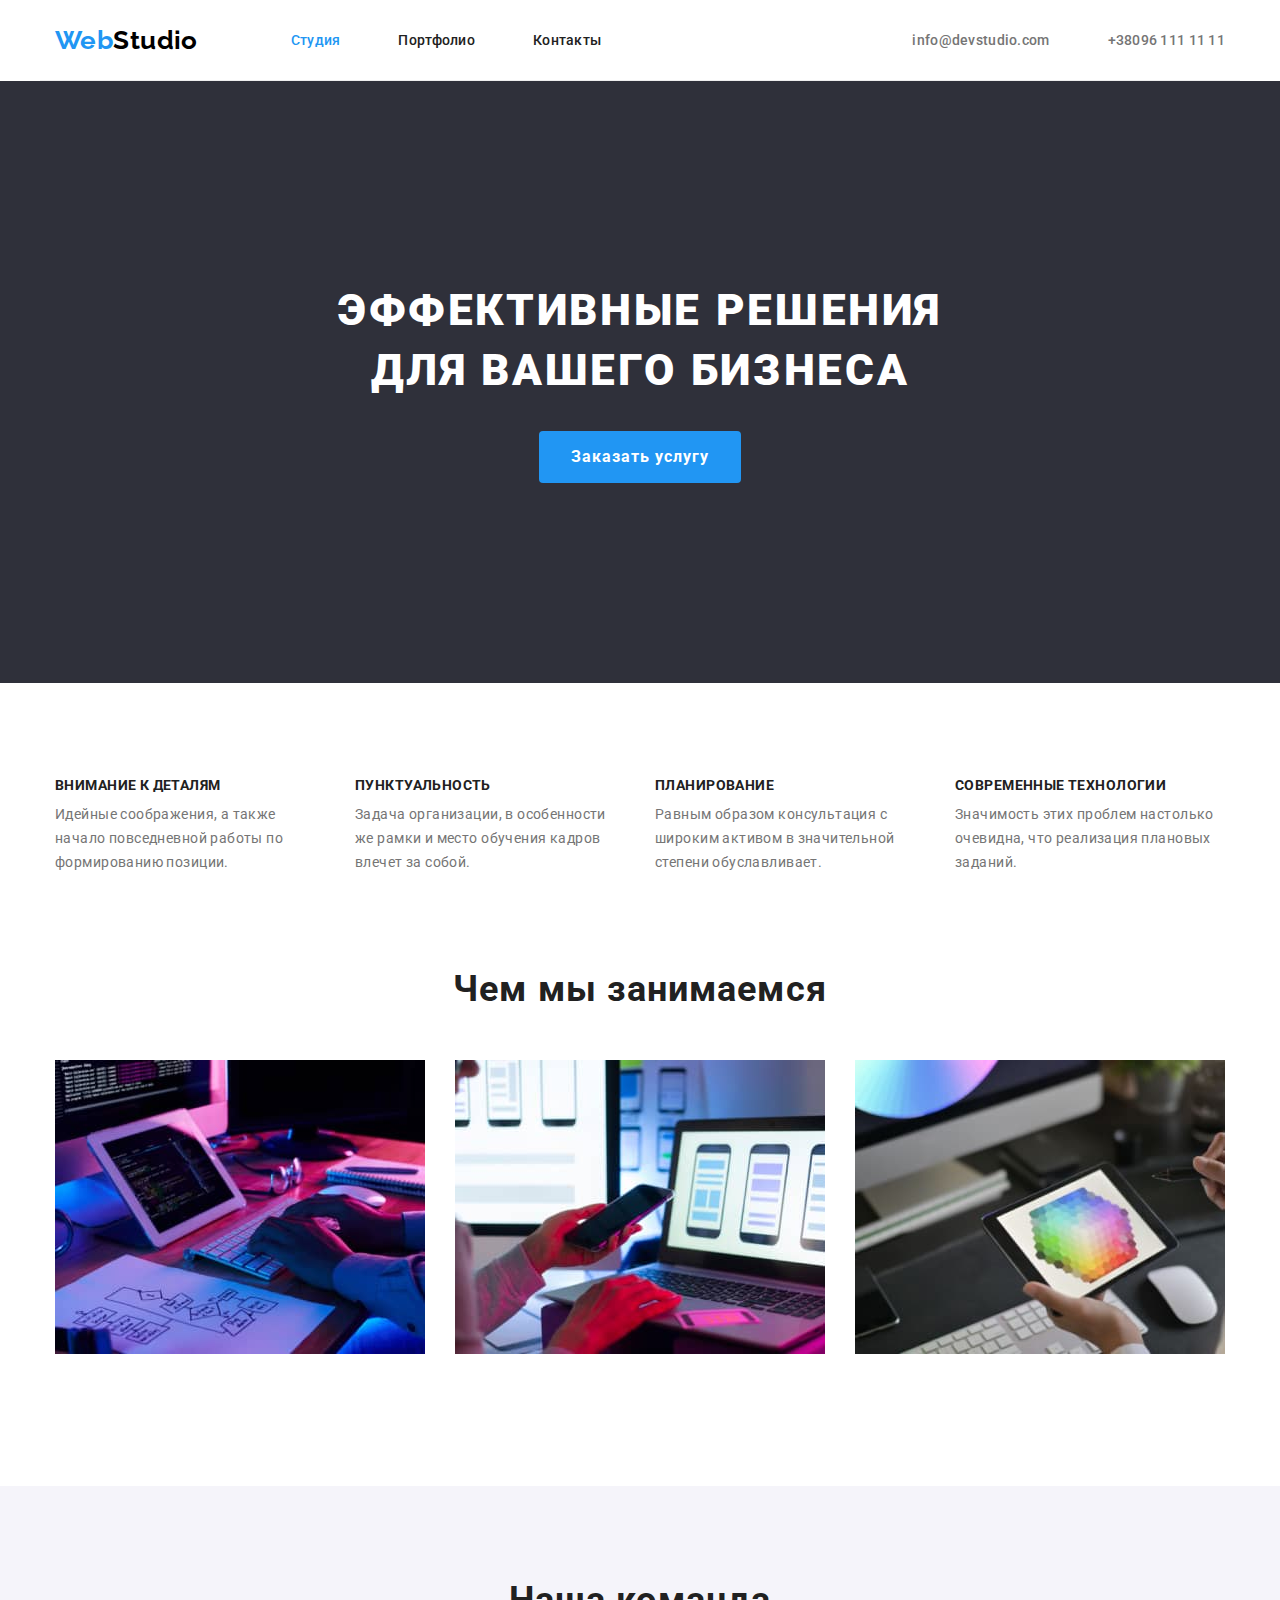
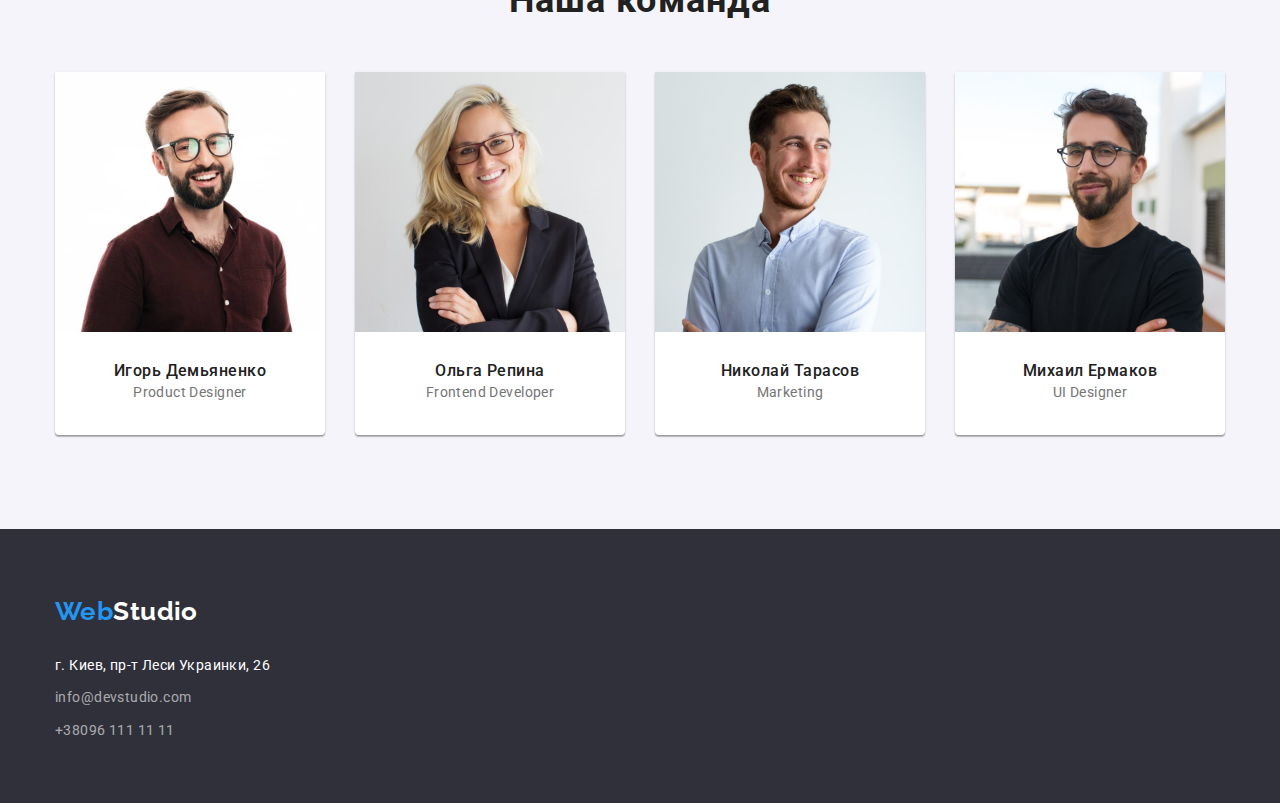
<file: index.html>
<!DOCTYPE html>
<html lang="ru">
  <head>
    <meta charset="UTF-8" />
    <meta http-equiv="X-UA-Compatible" content="IE=edge" />
    <meta name="viewport" content="width=device-width, initial-scale=1.0" />
    <title>Веб студия</title>
    <link rel="preconnect" href="https://fonts.googleapis.com" />
    <link rel="preconnect" href="https://fonts.gstatic.com" crossorigin />
    <link
      href="https://fonts.googleapis.com/css2?family=Raleway:wght@700&family=Roboto:wght@400;500;700;900&display=swap"
      rel="stylesheet"
    />
    <link
      rel="stylesheet"
      href="https://cdnjs.cloudflare.com/ajax/libs/modern-normalize/1.1.0/modern-normalize.min.css"
    />
    <link rel="stylesheet" href="./css/styles.css" />
  </head>
  <body>
    <!-- Навигация-->

    <header class="main-nav">
      <div class="container container-header">
        <nav class="nav-items">
          <a href="./index.html">
            <p class="site-logo"><span class="logo">Web</span>Studio</p></a
          >
          <ul class="site-nav">
            <li class="item">
              <a href="./index.html" class="link current">Студия</a>
            </li>
            <li class="item">
              <a href="./portfolio.html" class="link">Портфолио</a>
            </li>
            <li class="item"><a href="" class="link"> Контакты</a></li>
          </ul>
        </nav>

        <ul class="contact-nav">
          <li class="item">
            <a href="mailto:info@devstudio.com" class="link">
              info@devstudio.com</a
            >
          </li>
          <li class="item">
            <a href="tel:+380961111111" class="link"> +38096 111 11 11</a>
          </li>
        </ul>
      </div>
    </header>

    <!-- Main-->
    <main>
      <!-- герой-->
      <section class="hero">
        <div class="container hero">
          <h1 class="hero-title">
            ЭФФЕКТИВНЫЕ РЕШЕНИЯ<br />ДЛЯ ВАШЕГО БИЗНЕСА
          </h1>
          <button type="button" class="button">Заказать услугу</button>
        </div>
      </section>
      <!-- наши преимущества-->
      <section class="section desc">
        <div class="container desc">
          <h2 hidden>Наши преимущества</h2>
          <ul class="list-items feauters">
            <li class="feauters-items">
              <h3 class="section-title">ВНИМАНИЕ К ДЕТАЛЯМ</h3>
              <p>
                Идейные соображения, а также начало повседневной работы по
                формированию позиции.
              </p>
            </li>
            <li class="feauters-items">
              <h3 class="section-title">ПУНКТУАЛЬНОСТЬ</h3>
              <p>
                Задача организации, в особенности же рамки и место обучения
                кадров влечет за собой.
              </p>
            </li>
            <li class="feauters-items">
              <h3 class="section-title">ПЛАНИРОВАНИЕ</h3>
              <p>
                Равным образом консультация с широким активом в значительной
                степени обуславливает.
              </p>
            </li>
            <li class="feauters-items">
              <h3 class="section-title">СОВРЕМЕННЫЕ ТЕХНОЛОГИИ</h3>
              <p>
                Значимость этих проблем настолько очевидна, что реализация
                плановых заданий.
              </p>
            </li>
          </ul>
        </div>
      </section>
      <!-- чем мы занимаемся-->
      <section class="section">
        <div class="container work">
          <h2 class="section-title">Чем мы занимаемся</h2>
          <ul class="work-items">
            <li>
              <img
                src="./images/img1.jpg"
                alt="работа программиста"
                width="370"
              />
            </li>
            <li>
              <img
                src="./images/img2.jpg"
                alt="разработка мобильных приложений"
                width="370"
              />
            </li>
            <li>
              <img src="./images/img3.jpg" alt="работа дизайнера" width="370" />
            </li>
          </ul>
        </div>
      </section>
      <!-- наша команда-->
      <section class="section team">
        <div class="container team">
          <h2 class="section-title">Наша команда</h2>
          <ul class="team">
            <li>
              <div class="team-visual">
                <img
                  src="./images/id.jpg"
                  alt="дизайнер продукта"
                  width="270"
                />

                <h3 class="section-title team">Игорь Демьяненко</h3>
                <p>Product Designer</p>
              </div>
            </li>
            <li>
              <div class="team-visual">
                <img
                  src="./images/or.jpg"
                  alt="фронтэнд девелопер"
                  width="270"
                />
                <h3 class="section-title team">Ольга Репина</h3>
                <p>Frontend Developer</p>
              </div>
            </li>
            <li>
              <div class="team-visual">
                <img src="./images/nt.jpg" alt="маркетолог" width="270" />
                <h3 class="section-title team">Николай Тарасов</h3>
                <p>Marketing</p>
              </div>
            </li>
            <li>
              <div class="team-visual">
                <img src="./images/me.jpg" alt="UI дизайнер" width="270" />
                <h3 class="section-title team">Михаил Ермаков</h3>
                <p>UI Desіgner</p>
              </div>
            </li>
          </ul>
        </div>
      </section>
    </main>
    <!-- footer-->
    <footer class="footer">
      <div class="container footer">
        <a href="./index.html" class="site-logo">
          <span class="logo">Web</span>Studio
        </a>
        <address class="adress">
          <p>г. Киев, пр-т Леси Украинки, 26 <br /></p>
          <a href="mailto:info@devstudio.com"> info@devstudio.com</a>
          <a class="contact" href="tel:+380961111111"> +38096 111 11 11</a>
        </address>
      </div>
    </footer>
  </body>
</html>
<!--finish HTML-->
</file>
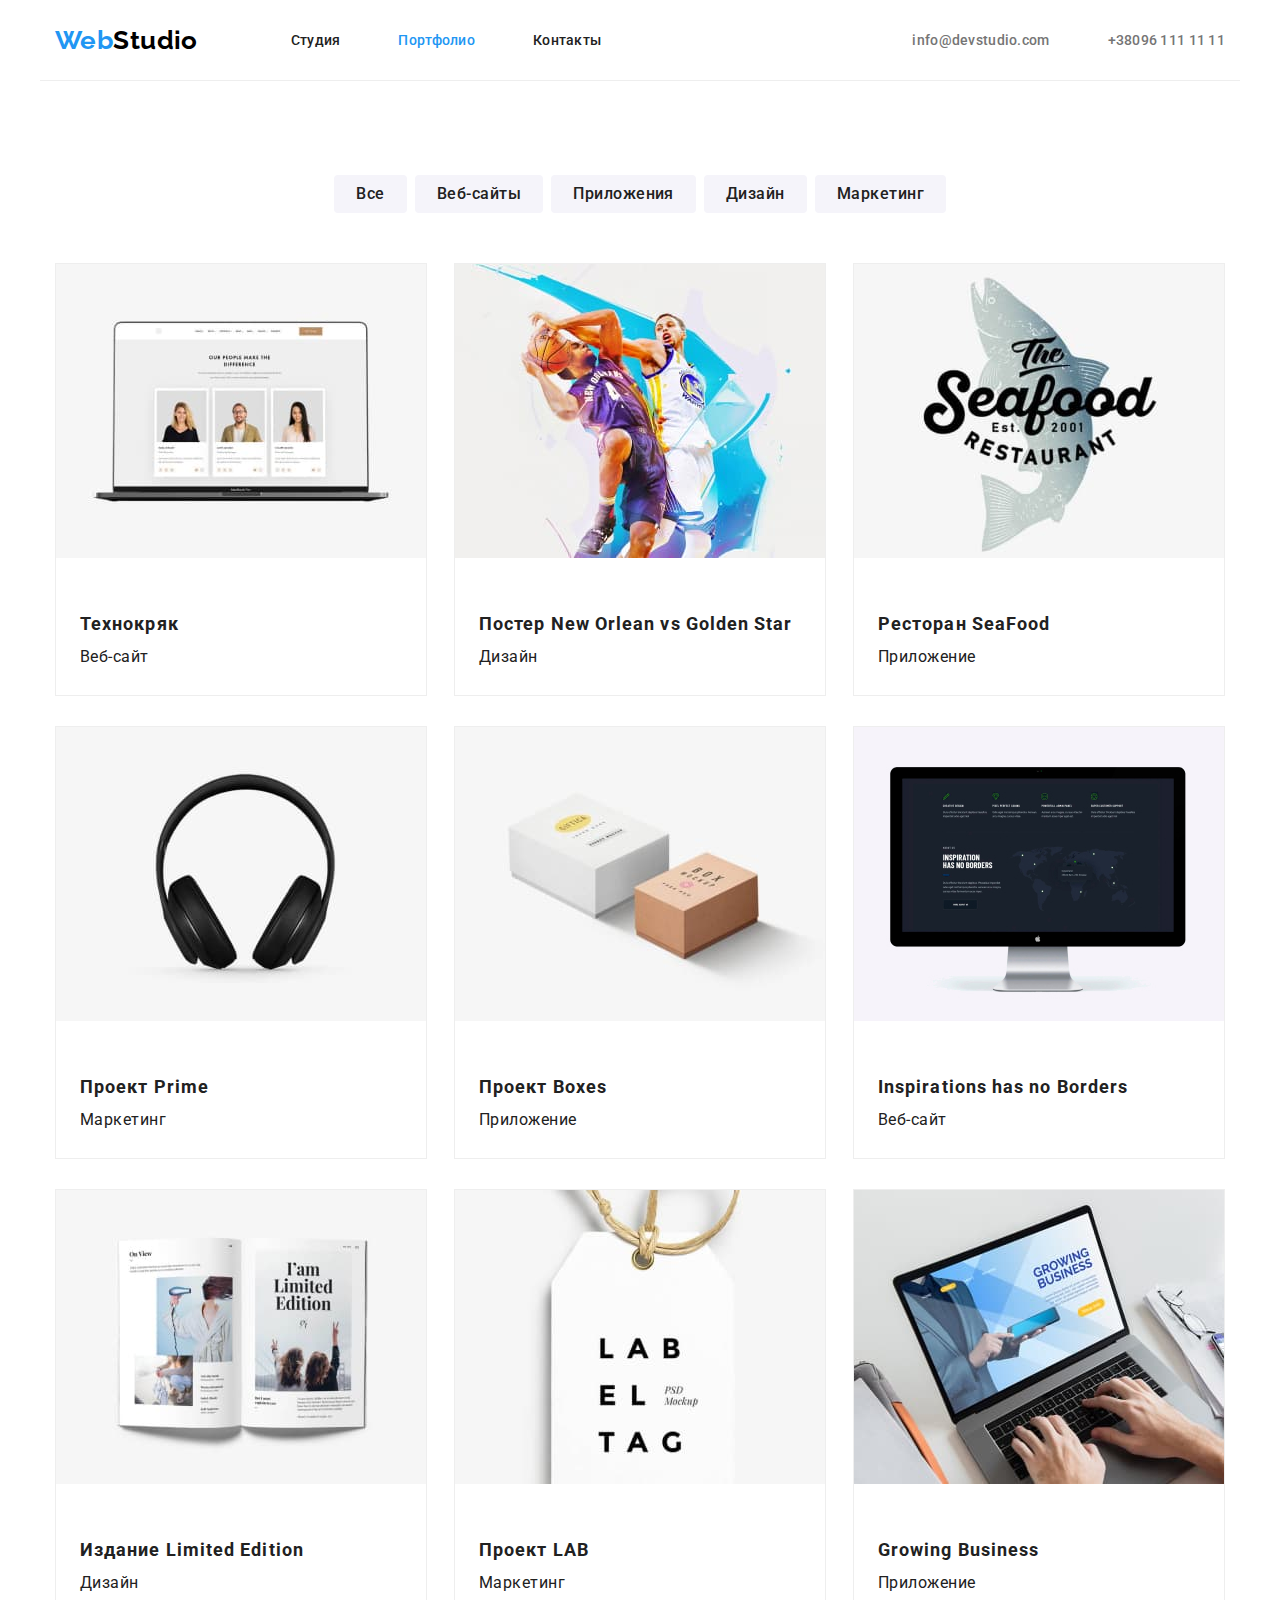
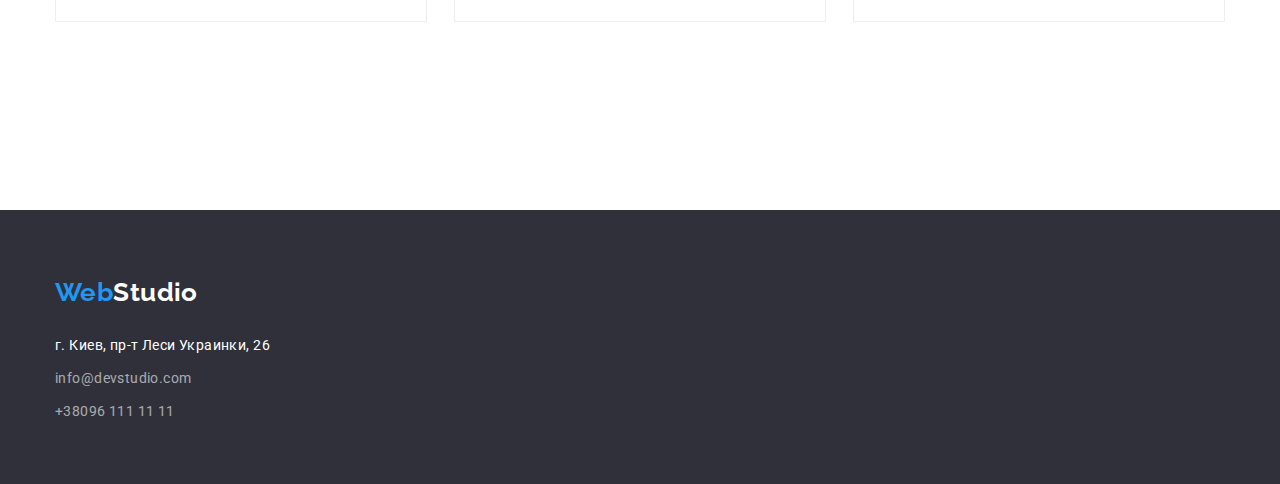
<file: portfolio.html>
<!DOCTYPE html>
<html lang="ru">
  <head>
    <meta charset="UTF-8" />
    <meta http-equiv="X-UA-Compatible" content="IE=edge" />
    <meta name="viewport" content="width=device-width, initial-scale=1.0" />
    <title>Document</title>
    <link rel="preconnect" href="https://fonts.googleapis.com" />
    <link rel="preconnect" href="https://fonts.gstatic.com" crossorigin />
    <link
      href="https://fonts.googleapis.com/css2?family=Raleway:wght@700&family=Roboto:wght@400;500;700;900&display=swap"
      rel="stylesheet"
    />
    <link
      rel="stylesheet"
      href="https://cdnjs.cloudflare.com/ajax/libs/modern-normalize/1.1.0/modern-normalize.min.css"
    />
    <link rel="stylesheet" href="./css/styles.css" />
  </head>
  <body class="portfolio-body">
    <!-- Навигация-->
    <header class="main-nav">
      <div class="container container-header">
        <nav class="nav-items">
          <a href="./index.html">
            <p class="site-logo"><span class="logo">Web</span>Studio</p></a
          >
          <ul class="site-nav">
            <li class="item">
              <a href="./index.html" class="link">Студия</a>
            </li>
            <li class="item">
              <a href="./portfolio.html" class="link current">Портфолио</a>
            </li>
            <li class="item"><a href="" class="link"> Контакты</a></li>
          </ul>
        </nav>

        <ul class="contact-nav">
          <li class="item">
            <a href="mailto:info@devstudio.com" class="link">
              info@devstudio.com</a
            >
          </li>
          <li class="item">
            <a href="tel:+380961111111" class="link"> +38096 111 11 11</a>
          </li>
        </ul>
      </div>
    </header>

    <!-- main -->
    <main>
      <!-- section -->
      <section class="portfolio">
        <div class="container-filters">
          <!-- filters -->
          <div class="filters">
            <h1 hidden>Фильтры</h1>
            <ul class="menu filters-menu">
              <li class="item">
                <button type="button" class="button filters">Все</button>
              </li>
              <li class="item">
                <button type="button" class="button filters">Веб-сайты</button>
              </li>
              <li class="item">
                <button type="button" class="button filters">Приложения</button>
              </li>
              <li class="item">
                <button type="button" class="button filters">Дизайн</button>
              </li>
              <li class="item">
                <button type="button" class="button filters">Маркетинг</button>
              </li>
            </ul>
          </div>
        </div>
        <!-- projects -->
        <div class="container projects">
          <h2 hidden>Проекты</h2>
          <ul class="projects list">
            <li class="list-item">
              <img
                src="./images/Технокряк.jpg"
                alt="веб-сайт Технокряк"
                width="370"
              />

              <div class="portfolio-list-text">
                <h3 class="portfolio-title">Технокряк</h3>
                <p class="portfolio-text">Веб-сайт</p>
              </div>
            </li>
            <li class="list-item">
              <img
                src="./images/NewOrlean.jpg"
                alt="постер NewOrlean vs GoldenStar"
                width="370"
              />
              <div class="portfolio-list-text">
                <h3 class="portfolio-title">
                  Постер New Orlean vs Golden Star
                </h3>
                <p class="portfolio-text">Дизайн</p>
              </div>
            </li>
            <li class="list-item">
              <img src="./images/seafood.jpg" alt="Ресторан SeaFood" />
              <div class="portfolio-list-text">
                <h3 class="portfolio-title">Ресторан SeaFood</h3>
                <p class="portfolio-text">Приложение</p>
              </div>
            </li>
            <li class="list-item">
              <img src="./images/prime.jpg" alt="проект Prime" width="370" />
              <div class="portfolio-list-text">
                <h3 class="portfolio-title">Проект Prime</h3>
                <p class="portfolio-text">Маркетинг</p>
              </div>
            </li>
            <li class="list-item">
              <img src="./images/boxes.jpg" alt="проект Boxes" width="370" />
              <div class="portfolio-list-text">
                <h3 class="portfolio-title">Проект Boxes</h3>
                <p class="portfolio-text">Приложение</p>
              </div>
            </li>
            <li class="list-item">
              <img
                src="./images/inspirations.jpg"
                alt="Inspirations has no Bordes"
                width="370"
              />
              <div class="portfolio-list-text">
                <h3 class="portfolio-title">Inspirations has no Borders</h3>
                <p class="portfolio-text">Веб-сайт</p>
              </div>
            </li>
            <li class="list-item">
              <img
                src="./images/limited-edition.jpg"
                alt="Издание Limited Edition"
                width="370"
              />
              <div class="portfolio-list-text">
                <h3 class="portfolio-title">Издание Limited Edition</h3>
                <p class="portfolio-text">Дизайн</p>
              </div>
            </li>
            <li class="list-item">
              <img src="./images/lab.jpg" alt="Проект LAB" width="370" />
              <div class="portfolio-list-text">
                <h3 class="portfolio-title">Проект LAB</h3>
                <p class="portfolio-text">Маркетинг</p>
              </div>
            </li>

            <li class="list-item">
              <img
                src="./images/growing-busines.jpg"
                alt="Growing Business"
                width="370"
              />
              <div class="portfolio-list-text">
                <h3 class="portfolio-title">Growing Business</h3>
                <p class="portfolio-text">Приложение</p>
              </div>
            </li>
          </ul>
        </div>
      </section>
    </main>
    <!-- footer -->
    <footer class="footer">
      <div class="container footer">
        <a href="./index.html" class="site-logo">
          <span class="logo">Web</span>Studio
        </a>
        <address class="adress">
          <p>г. Киев, пр-т Леси Украинки, 26 <br /></p>
          <a href="mailto:info@devstudio.com"> info@devstudio.com</a>
          <a class="contact" href="tel:+380961111111"> +38096 111 11 11</a>
        </address>
      </div>
    </footer>
  </body>
</html>
</file>
<file: css/styles.css>
:root {
  --primary-text-color: #757575;
  --title-text-color: #212121;
  --accent-color: #2196f3;
  --primary-background-color: #ffffff;
  --secondary-background-color: #f5f4fa;

  --background-color-hero-footer: #2f303a;
}
/* body */
body {
  font-family: "Roboto", sans-serif;
  background-color: var(--primary-background-color -color);
  color: var(--primary-text-color);
  font-weight: 400;
  font-size: 14px;
  line-height: 1.71;
  letter-spacing: 0.03em;
}
.portfolio-body {
  background-color: var(--primary-background-color);
}
h1,
h2,
h3,
p {
  margin: 0;
}
ul {
  margin: 0;
  padding: 0;
  list-style: none;
}
/* logo */
.site-logo {
  font-family: "Raleway";
  font-style: normal;
  font-weight: 700;
  font-size: 26px;
  color: black;
}
.logo {
  color: var(--accent-color);
}
/* nav, contacts */
.site-nav .link {
  display: block;
  padding-top: 32px;
  padding-bottom: 32px;

  font-weight: 500;
  font-size: 14px;
  line-height: 1.143;
  letter-spacing: 0.02em;

  color: var(--title-text-color);
}

.site-nav .link:hover,
.site-nav .link:focus {
  color: var(--accent-color);
}
.contact-nav .link {
  display: block;
  padding-top: 32px;
  padding-bottom: 32px;

  font-weight: 500;
  font-size: 14px;
  line-height: 1.143;
  letter-spacing: 0.02em;

  color: var(--primary-text-color);
}
.contact-nav .link:hover,
.contact-nav .link:focus {
  color: var(--accent-color);
}
.link.current {
  color: var(--accent-color);
}

/* hero */
.hero-title {
  color: var(--primary-background-color);

  font-weight: 900;
  font-size: 44px;
  line-height: 1.36;
  text-align: center;
  letter-spacing: 0.06em;

  padding-bottom: 30px;
  width: 696px;
}

.container.hero {
  justify-content: end;
  align-items: center;
  margin-left: auto;
  margin-right: auto;
  flex-direction: column;
  align-self: flex-end;
  padding: 200px 0;
}
/* sections */
.section-title {
  /* text-align: center; */
  color: var(--title-text-color);
  font-weight: 700;
  font-size: 14px;
  line-height: 1.143;
  letter-spacing: 0.03em;
}

.section h2 {
  font-weight: 700;
  font-size: 36px;
  line-height: 1.16;
  text-align: center;
  letter-spacing: 0.03em;
  padding-bottom: 50px;
}
.section h3 {
  padding-bottom: 10px;
}
.section img {
  padding-bottom: 30px;
}
.section-title.team {
  font-weight: 500;
  font-size: 16px;
  line-height: 1.19px;
  letter-spacing: 0.03em;
  text-align: center;
}
/* buttons */
.button {
  margin: 0;

  border: none;
  border-radius: 4px;
  min-width: 200px;

  padding: 11px 32px;

  background-color: var(--accent-color);
  color: var(--primary-background-color);
  font-family: inherit;
  font-weight: 700;
  font-size: 16px;
  line-height: 1.88;
  letter-spacing: 0.06em;
  cursor: pointer;
}
.button.filters {
  padding: 6px 22px;
  min-width: 73px;
  margin-bottom: 0;

  font-family: inherit;
  font-weight: 500;
  font-size: 16px;
  line-height: 1.62;
  text-align: center;
  letter-spacing: 0.03em;
  cursor: pointer;

  background-color: var(--secondary-background-color);
  color: var(--title-text-color);
}
.button.filters:hover,
.button.filters:focus {
  color: var(--primary-background-color);
  background-color: var(--accent-color);
}
/* list */
ul {
  list-style: none;
}
/* links decoration */
a {
  text-decoration: none;
}
/* adress */
.adress > p {
  font-style: normal;
  letter-spacing: 0.03em;

  color: var(--primary-background-color);
}

.adress > a {
  font-style: normal;
  letter-spacing: 0.03em;

  color: rgba(255, 255, 255, 0.6);
}

.adress > a:hover,
.adress > a:focus {
  color: var(--accent-color);
}
/* portfolio */
.portfolio-title {
  width: 322px;
  height: 36px;

  color: var(--title-text-color);
  font-weight: 700;
  font-size: 18px;
  line-height: 2;
  letter-spacing: 0.06em;
}
.portfolio-text {
  width: 322px;
  height: 33px;

  color: var(--title-text-color);
  font-weight: 400;
  font-size: 16px;
  line-height: 1.88;
  letter-spacing: 0.03em;
}
/* container  выравниевание на странице */
.container {
  display: flex;
  flex-direction: column;
  width: 1200px;

  margin-left: auto;
  margin-right: auto;
  padding: 0 15px;
}
.container-header {
  display: flex;
  border-bottom: 1px solid #eeeeee;
  flex-direction: row;
}
.nav-items {
  display: flex;
  align-items: center;
}
.site-nav {
  display: flex;
  margin-left: 93px;
}
.contact-nav {
  display: flex;
  margin-left: auto;
}
.site-nav .item + .item,
.contact-nav .item + .item {
  margin-left: 50px;
  /* background-color: tomato; */
}
.main-nav {
  display: flex;
  padding: 0 15px;
  background-color: var(--primary-background-color);
}
/* section description */
.section.desc {
  padding-top: 94px;
  background-color: var(--primary-background-color);
}
.section.desc h3 {
  margin-top: 0;
  padding-bottom: 10px;
}
/* section */
.section {
  padding-bottom: 94px;
}
.section.team {
  padding-top: 94px;
  display: block;
  margin: 0;
  background-color: var(--secondary-background-color);
}

.hero {
  display: flex;
  text-align: center;

  background-color: var(--background-color-hero-footer);
  margin-top: 0;
  /* margin-bottom: 94px; */
}
.footer {
  background-color: var(--background-color-hero-footer);
}
.feauters {
  display: flex;
  justify-content: space-between;
  align-items: center;
}
.feauters-items {
  justify-content: space-between;
  align-items: center;
  width: 270px;
}
/* .feauters-items + li {
  padding-left: 30px;
} */
.work-items {
  display: flex;
  justify-content: space-between;
  align-items: center;
}
/* .work-items + li {
  padding-left: 30px;
} */
.team {
  display: flex;
  justify-content: center;
  /* align-items: center; */
}
.team-visual {
  display: block;
  background-color: #fff;
  box-shadow: 0px 1px 3px rgba(0, 0, 0, 0.12), 0px 1px 1px rgba(0, 0, 0, 0.14),
    0px 2px 1px rgba(0, 0, 0, 0.2);
  border-radius: 0px 0px 4px 4px;
  text-align: center;
}
.team-visual > p {
  padding-bottom: 30px;
}
.team > li + li {
  padding-left: 30px;
}
.container.footer {
  display: flex;
  flex-direction: column;
}
.footer a {
  padding-top: 60px;
  padding-bottom: 20px;
}

.footer .site-logo {
  color: var(--primary-background-color);
}
.adress {
  display: flex;
  flex-direction: column;
}
.adress > p,
.adress > a {
  padding-top: 0;
  padding-bottom: 9px;
  max-width: 231px;
}
.adress .contact {
  padding-bottom: 60px;
}
/* стили портфолио */
.container.portfolio {
  padding-bottom: 94px;
}
.portfolio {
  width: 1170 px;

  margin-top: 0;
  padding-bottom: 94px;
}
.filters {
  padding-bottom: 50px;
}

.filters {
  display: flex;
  /* flex-direction: row; */

  justify-content: center;
  list-style: none;
  padding-top: 94px;
}
.filters-menu {
  display: flex;
  flex-direction: row;
  justify-content: space-between;
}
.item + li {
  padding-left: 8px;
}
.container.projects > ul {
  /* display: flex;
  justify-content: center; */
  padding-bottom: 64px;
}
.projects.list {
  display: flex;
  flex-wrap: wrap;
  margin: 0;
  padding-left: 30 px;
  padding-bottom: 30px;
  justify-content: space-between;
}

.list-item {
  border: 1px solid #eeeeee;
  margin-bottom: 30px;
}
/* .list-item + li {
  padding-left: 30px;
} */
.projects.list > li:not (:last-child) {
  padding-right: 30px;
}

.projects img {
  padding-bottom: 20px;
}
.projects h3 {
  padding-bottom: 4px;
}
.portfolio-list-text {
  padding: 20px 24px;
}
</file>
